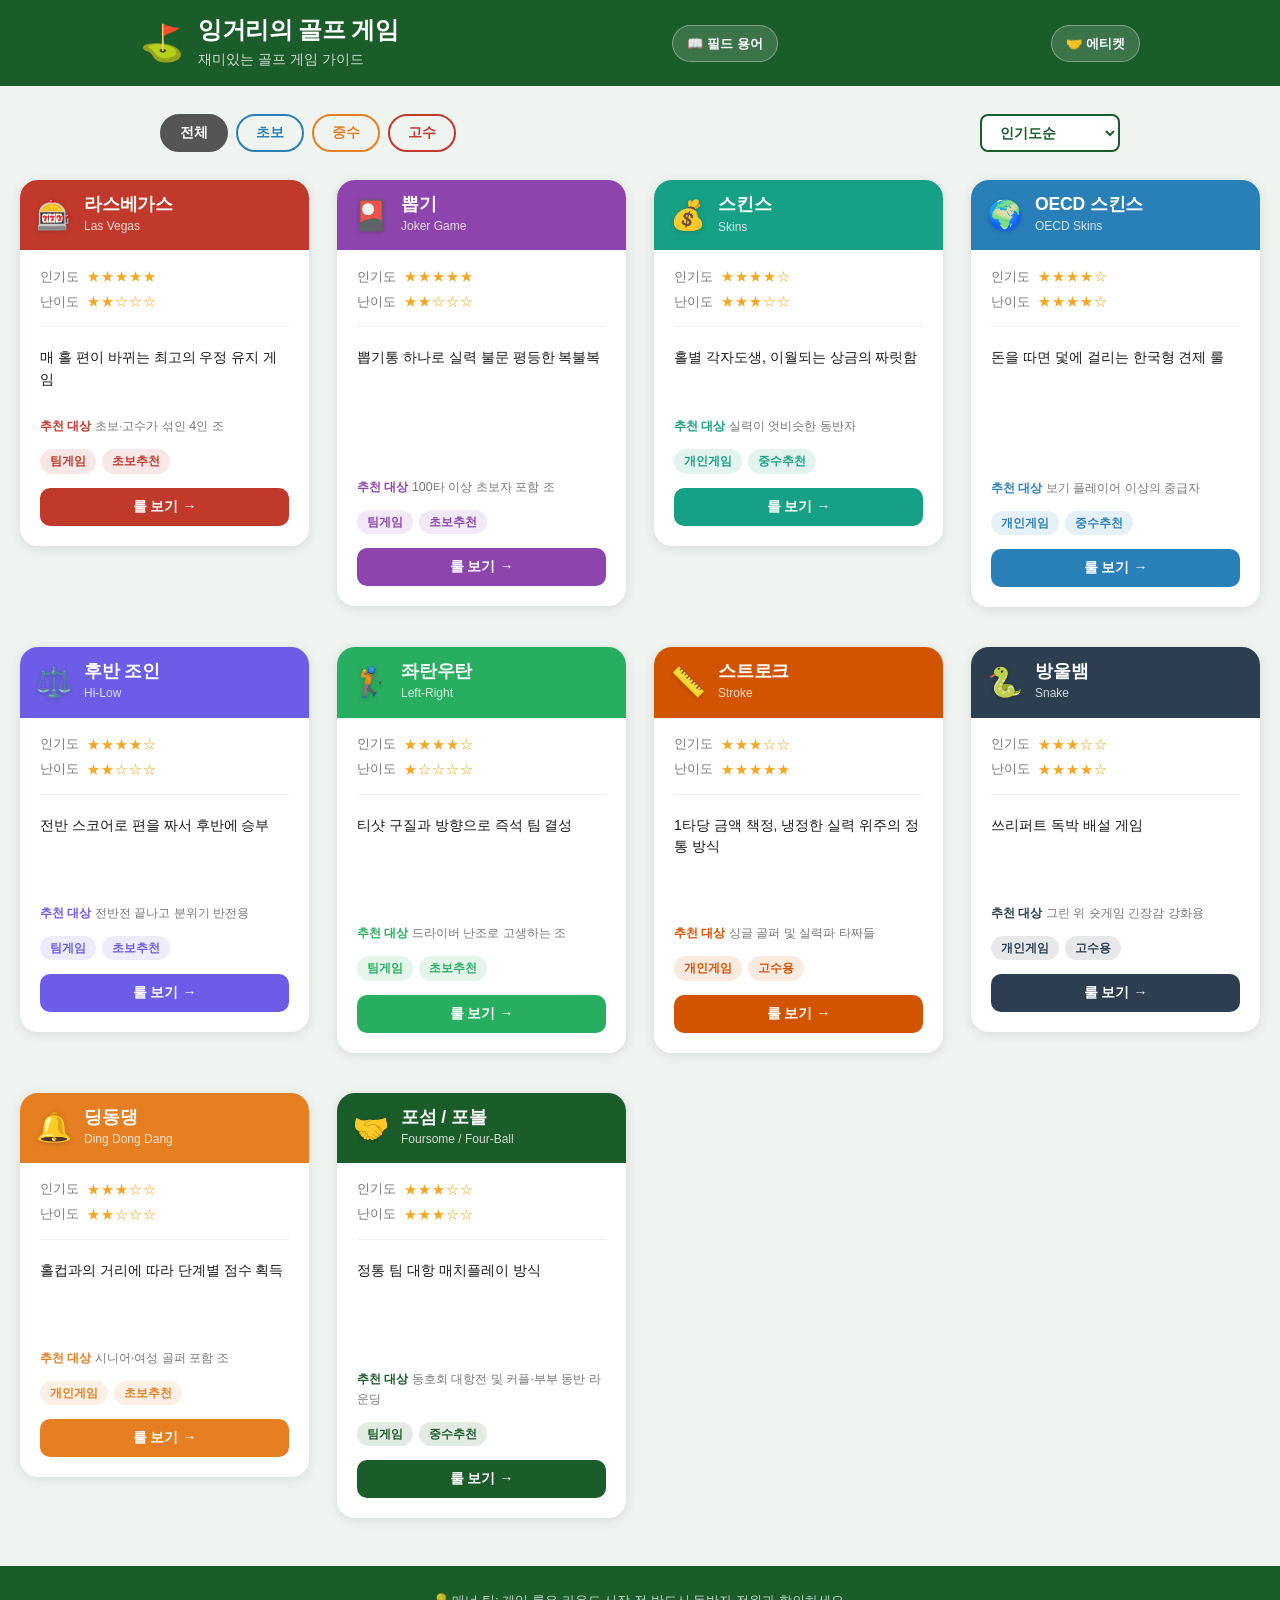
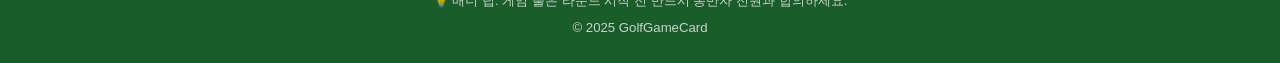
<file: index.html>
<!DOCTYPE html>
<html lang="ko">
<head>
  <meta charset="UTF-8">
  <meta name="viewport" content="width=device-width, initial-scale=1.0">
  <title>잉거리의 골프 게임</title>
  <link rel="icon" type="image/svg+xml" href="favicon.svg">
  <link rel="stylesheet" href="golfgame.css">
</head>
<body>

  <header class="site-header">
    <div class="header-inner">
      <div class="header-icon">⛳</div>
      <div class="header-text">
        <h1 class="site-title">잉거리의 골프 게임</h1>
        <p class="site-subtitle">재미있는 골프 게임 가이드</p>
      </div>
      <a href="terms.html" class="terms-link">📖 필드 용어</a>
      <a href="etiquette.html" class="terms-link">🤝 에티켓</a>
    </div>
  </header>

  <main>
    <section class="controls" aria-label="필터 및 정렬">
      <div class="filter-group" role="group" aria-label="난이도 필터">
        <button class="filter-btn active" data-filter="전체">전체</button>
        <button class="filter-btn" data-filter="초보추천">초보</button>
        <button class="filter-btn" data-filter="중수추천">중수</button>
        <button class="filter-btn" data-filter="고수용">고수</button>
      </div>
      <div class="sort-group">
        <label for="sort-select" class="sr-only">정렬 기준</label>
        <select id="sort-select" aria-label="정렬 기준 선택">
          <option value="default">기본순</option>
          <option value="popularity" selected>인기도순</option>
          <option value="difficulty-asc">난이도 낮은순</option>
          <option value="difficulty-desc">난이도 높은순</option>
          <option value="name">가나다순</option>
        </select>
      </div>
    </section>

    <section class="card-grid" id="card-grid" aria-label="골프 게임 목록">
    </section>
  </main>

  <footer class="site-footer">
    <p>💡 매너 팁: 게임 룰은 라운드 시작 전 반드시 동반자 전원과 합의하세요.</p>
    <p>© 2025 GolfGameCard</p>
  </footer>

  <script type="module" src="app.js"></script>
</body>
</html>
</file>
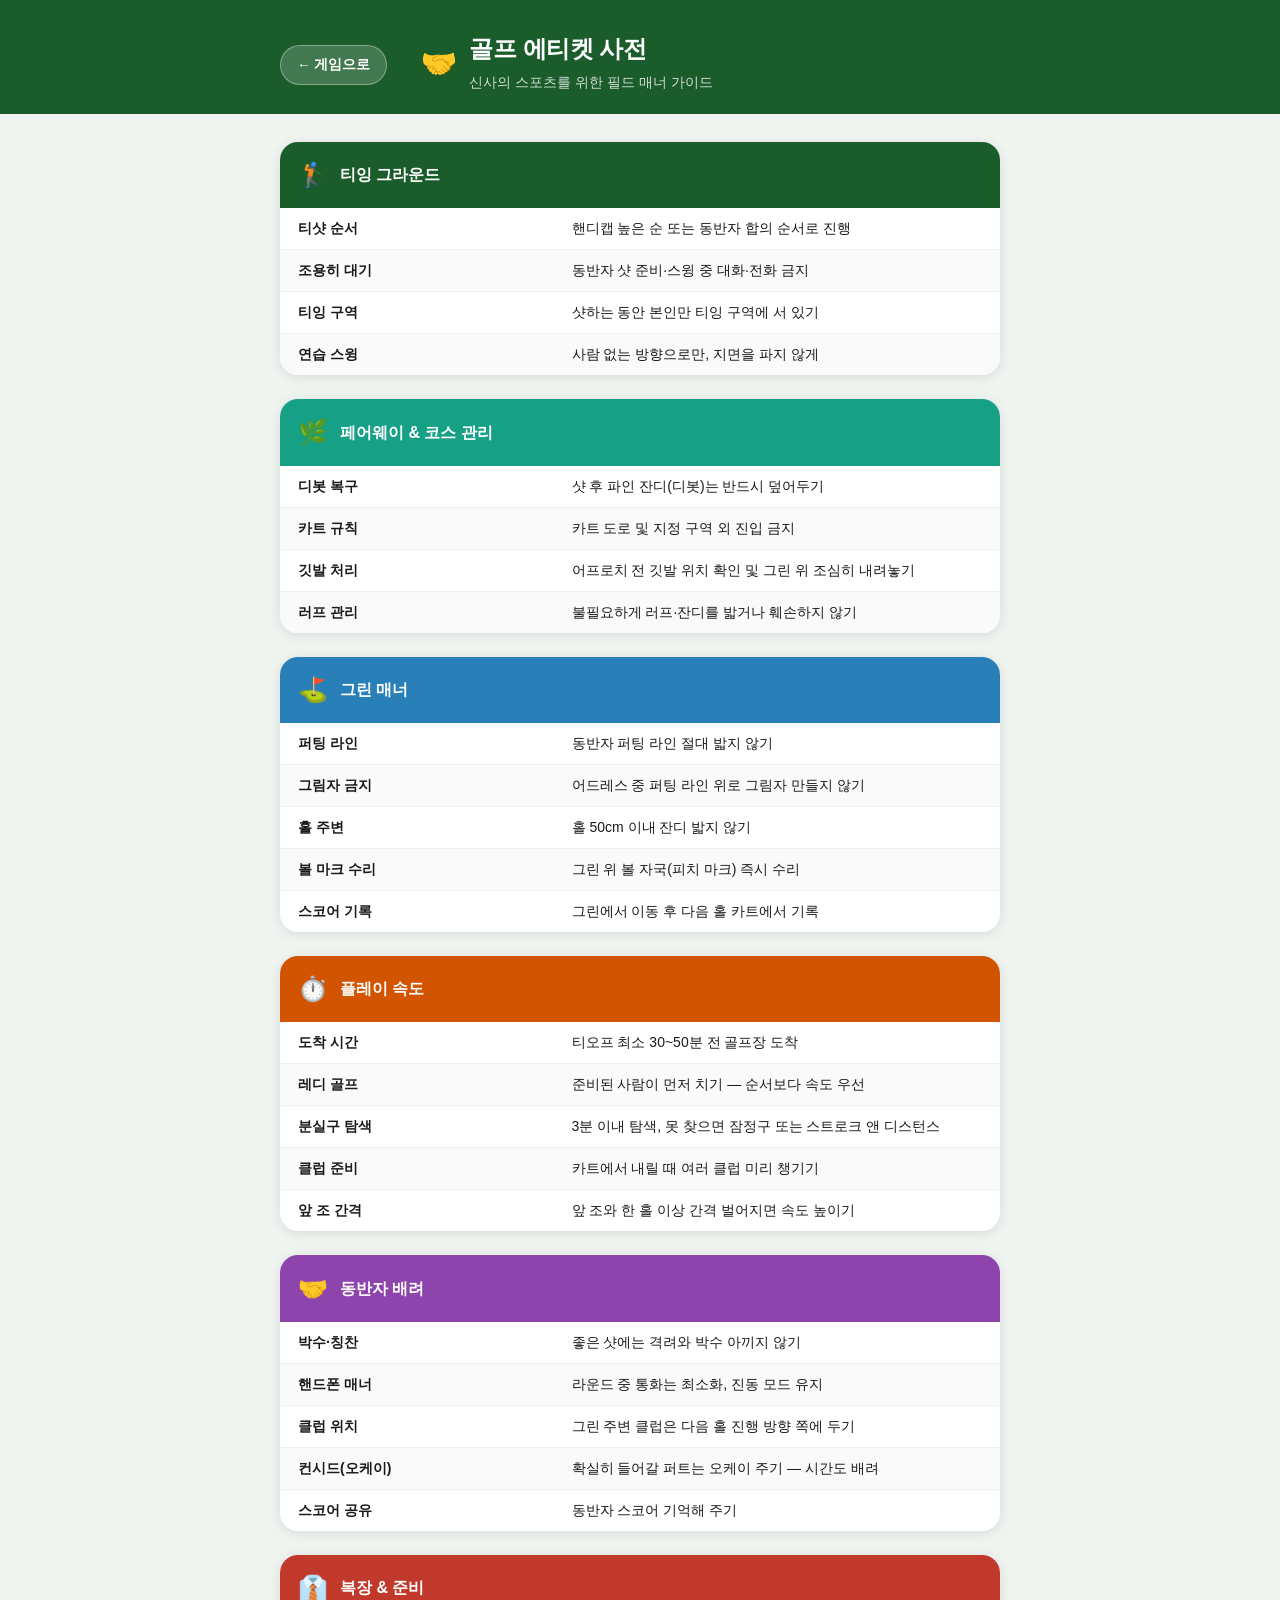
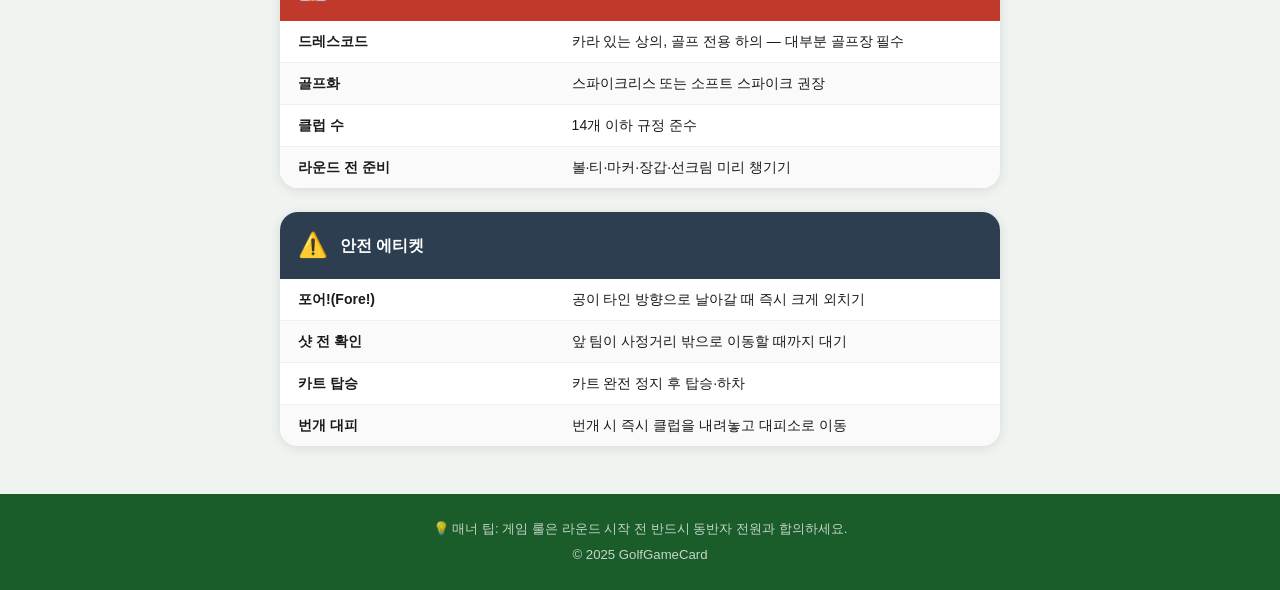
<file: etiquette.html>
<!DOCTYPE html>
<!-- 골프 에티켓 & 매너 사전 페이지 -->
<html lang="ko">
<head>
  <meta charset="UTF-8">
  <meta name="viewport" content="width=device-width, initial-scale=1.0">
  <title>골프 에티켓 사전 — 잉거리의 골프 게임</title>
  <link rel="icon" type="image/svg+xml" href="favicon.svg">
  <link rel="stylesheet" href="golfgame.css">
  <style>
    .terms-container {
      max-width: 760px;
      margin: 28px auto 48px;
      padding: 0 20px;
      display: flex;
      flex-direction: column;
      gap: 24px;
    }

    .terms-section {
      border-radius: 18px;
      box-shadow: 0 2px 12px rgba(0,0,0,0.10);
      overflow: hidden;
      background: #fff;
    }

    .terms-section-header {
      display: flex;
      align-items: center;
      gap: 12px;
      padding: 14px 18px;
      color: #fff;
      font-weight: 700;
      font-size: 1rem;
    }

    .terms-section-header .emoji {
      font-size: 1.5rem;
      flex-shrink: 0;
    }

    .terms-table {
      width: 100%;
      border-collapse: collapse;
    }

    .terms-table td {
      padding: 10px 18px;
      font-size: 0.875rem;
      border-bottom: 1px solid #f0f0f0;
      vertical-align: top;
      line-height: 1.5;
    }

    .terms-table tr:last-child td {
      border-bottom: none;
    }

    .terms-table tr:nth-child(even) td {
      background: #fafafa;
    }

    .terms-table td:first-child {
      font-weight: 700;
      white-space: nowrap;
      width: 38%;
    }

    .back-link {
      display: inline-flex;
      align-items: center;
      gap: 6px;
      margin: 20px 20px 0;
      padding: 8px 16px;
      background: rgba(255,255,255,0.18);
      color: #fff;
      border: 1px solid rgba(255,255,255,0.35);
      border-radius: 999px;
      font-size: 0.85rem;
      font-weight: 600;
      text-decoration: none;
      transition: background 0.2s;
    }

    .back-link:hover {
      background: rgba(255,255,255,0.28);
    }

    .terms-page-header {
      background: var(--color-primary);
      color: #fff;
      padding: 16px 20px 20px;
    }

    .terms-page-header .header-inner {
      max-width: 760px;
    }

    .terms-page-title {
      display: flex;
      align-items: center;
      gap: 12px;
      margin-top: 14px;
    }

    .terms-page-title h1 {
      font-size: clamp(1.1rem, 3vw, 1.5rem);
      font-weight: 700;
      letter-spacing: -0.02em;
    }

    .terms-page-title .page-icon {
      font-size: 1.8rem;
      flex-shrink: 0;
    }

    @media (max-width: 480px) {
      .terms-table td:first-child {
        width: 42%;
      }
    }
  </style>
</head>
<body>

  <header class="terms-page-header">
    <div class="header-inner">
      <a href="index.html" class="back-link">← 게임으로</a>
      <div class="terms-page-title">
        <div class="page-icon">🤝</div>
        <div>
          <h1>골프 에티켓 사전</h1>
          <p class="site-subtitle">신사의 스포츠를 위한 필드 매너 가이드</p>
        </div>
      </div>
    </div>
  </header>

  <main>
    <div class="terms-container">

      <!-- 티잉 그라운드 -->
      <section class="terms-section">
        <div class="terms-section-header" style="background:#1a5c2a;">
          <span class="emoji">🏌️</span>
          <span>티잉 그라운드</span>
        </div>
        <table class="terms-table">
          <tbody>
            <tr><td>티샷 순서</td><td>핸디캡 높은 순 또는 동반자 합의 순서로 진행</td></tr>
            <tr><td>조용히 대기</td><td>동반자 샷 준비·스윙 중 대화·전화 금지</td></tr>
            <tr><td>티잉 구역</td><td>샷하는 동안 본인만 티잉 구역에 서 있기</td></tr>
            <tr><td>연습 스윙</td><td>사람 없는 방향으로만, 지면을 파지 않게</td></tr>
          </tbody>
        </table>
      </section>

      <!-- 페어웨이 & 코스 관리 -->
      <section class="terms-section">
        <div class="terms-section-header" style="background:#16a085;">
          <span class="emoji">🌿</span>
          <span>페어웨이 & 코스 관리</span>
        </div>
        <table class="terms-table">
          <tbody>
            <tr><td>디봇 복구</td><td>샷 후 파인 잔디(디봇)는 반드시 덮어두기</td></tr>
            <tr><td>카트 규칙</td><td>카트 도로 및 지정 구역 외 진입 금지</td></tr>
            <tr><td>깃발 처리</td><td>어프로치 전 깃발 위치 확인 및 그린 위 조심히 내려놓기</td></tr>
            <tr><td>러프 관리</td><td>불필요하게 러프·잔디를 밟거나 훼손하지 않기</td></tr>
          </tbody>
        </table>
      </section>

      <!-- 그린 매너 -->
      <section class="terms-section">
        <div class="terms-section-header" style="background:#2980b9;">
          <span class="emoji">⛳</span>
          <span>그린 매너</span>
        </div>
        <table class="terms-table">
          <tbody>
            <tr><td>퍼팅 라인</td><td>동반자 퍼팅 라인 절대 밟지 않기</td></tr>
            <tr><td>그림자 금지</td><td>어드레스 중 퍼팅 라인 위로 그림자 만들지 않기</td></tr>
            <tr><td>홀 주변</td><td>홀 50cm 이내 잔디 밟지 않기</td></tr>
            <tr><td>볼 마크 수리</td><td>그린 위 볼 자국(피치 마크) 즉시 수리</td></tr>
            <tr><td>스코어 기록</td><td>그린에서 이동 후 다음 홀 카트에서 기록</td></tr>
          </tbody>
        </table>
      </section>

      <!-- 플레이 속도 -->
      <section class="terms-section">
        <div class="terms-section-header" style="background:#d35400;">
          <span class="emoji">⏱️</span>
          <span>플레이 속도</span>
        </div>
        <table class="terms-table">
          <tbody>
            <tr><td>도착 시간</td><td>티오프 최소 30~50분 전 골프장 도착</td></tr>
            <tr><td>레디 골프</td><td>준비된 사람이 먼저 치기 — 순서보다 속도 우선</td></tr>
            <tr><td>분실구 탐색</td><td>3분 이내 탐색, 못 찾으면 잠정구 또는 스트로크 앤 디스턴스</td></tr>
            <tr><td>클럽 준비</td><td>카트에서 내릴 때 여러 클럽 미리 챙기기</td></tr>
            <tr><td>앞 조 간격</td><td>앞 조와 한 홀 이상 간격 벌어지면 속도 높이기</td></tr>
          </tbody>
        </table>
      </section>

      <!-- 동반자 배려 -->
      <section class="terms-section">
        <div class="terms-section-header" style="background:#8e44ad;">
          <span class="emoji">🤝</span>
          <span>동반자 배려</span>
        </div>
        <table class="terms-table">
          <tbody>
            <tr><td>박수·칭찬</td><td>좋은 샷에는 격려와 박수 아끼지 않기</td></tr>
            <tr><td>핸드폰 매너</td><td>라운드 중 통화는 최소화, 진동 모드 유지</td></tr>
            <tr><td>클럽 위치</td><td>그린 주변 클럽은 다음 홀 진행 방향 쪽에 두기</td></tr>
            <tr><td>컨시드(오케이)</td><td>확실히 들어갈 퍼트는 오케이 주기 — 시간도 배려</td></tr>
            <tr><td>스코어 공유</td><td>동반자 스코어 기억해 주기</td></tr>
          </tbody>
        </table>
      </section>

      <!-- 복장 & 준비 -->
      <section class="terms-section">
        <div class="terms-section-header" style="background:#c0392b;">
          <span class="emoji">👔</span>
          <span>복장 & 준비</span>
        </div>
        <table class="terms-table">
          <tbody>
            <tr><td>드레스코드</td><td>카라 있는 상의, 골프 전용 하의 — 대부분 골프장 필수</td></tr>
            <tr><td>골프화</td><td>스파이크리스 또는 소프트 스파이크 권장</td></tr>
            <tr><td>클럽 수</td><td>14개 이하 규정 준수</td></tr>
            <tr><td>라운드 전 준비</td><td>볼·티·마커·장갑·선크림 미리 챙기기</td></tr>
          </tbody>
        </table>
      </section>

      <!-- 안전 에티켓 -->
      <section class="terms-section">
        <div class="terms-section-header" style="background:#2c3e50;">
          <span class="emoji">⚠️</span>
          <span>안전 에티켓</span>
        </div>
        <table class="terms-table">
          <tbody>
            <tr><td>포어!(Fore!)</td><td>공이 타인 방향으로 날아갈 때 즉시 크게 외치기</td></tr>
            <tr><td>샷 전 확인</td><td>앞 팀이 사정거리 밖으로 이동할 때까지 대기</td></tr>
            <tr><td>카트 탑승</td><td>카트 완전 정지 후 탑승·하차</td></tr>
            <tr><td>번개 대피</td><td>번개 시 즉시 클럽을 내려놓고 대피소로 이동</td></tr>
          </tbody>
        </table>
      </section>

    </div>
  </main>

  <footer class="site-footer">
    <p>💡 매너 팁: 게임 룰은 라운드 시작 전 반드시 동반자 전원과 합의하세요.</p>
    <p>© 2025 GolfGameCard</p>
  </footer>

</body>
</html>
</file>
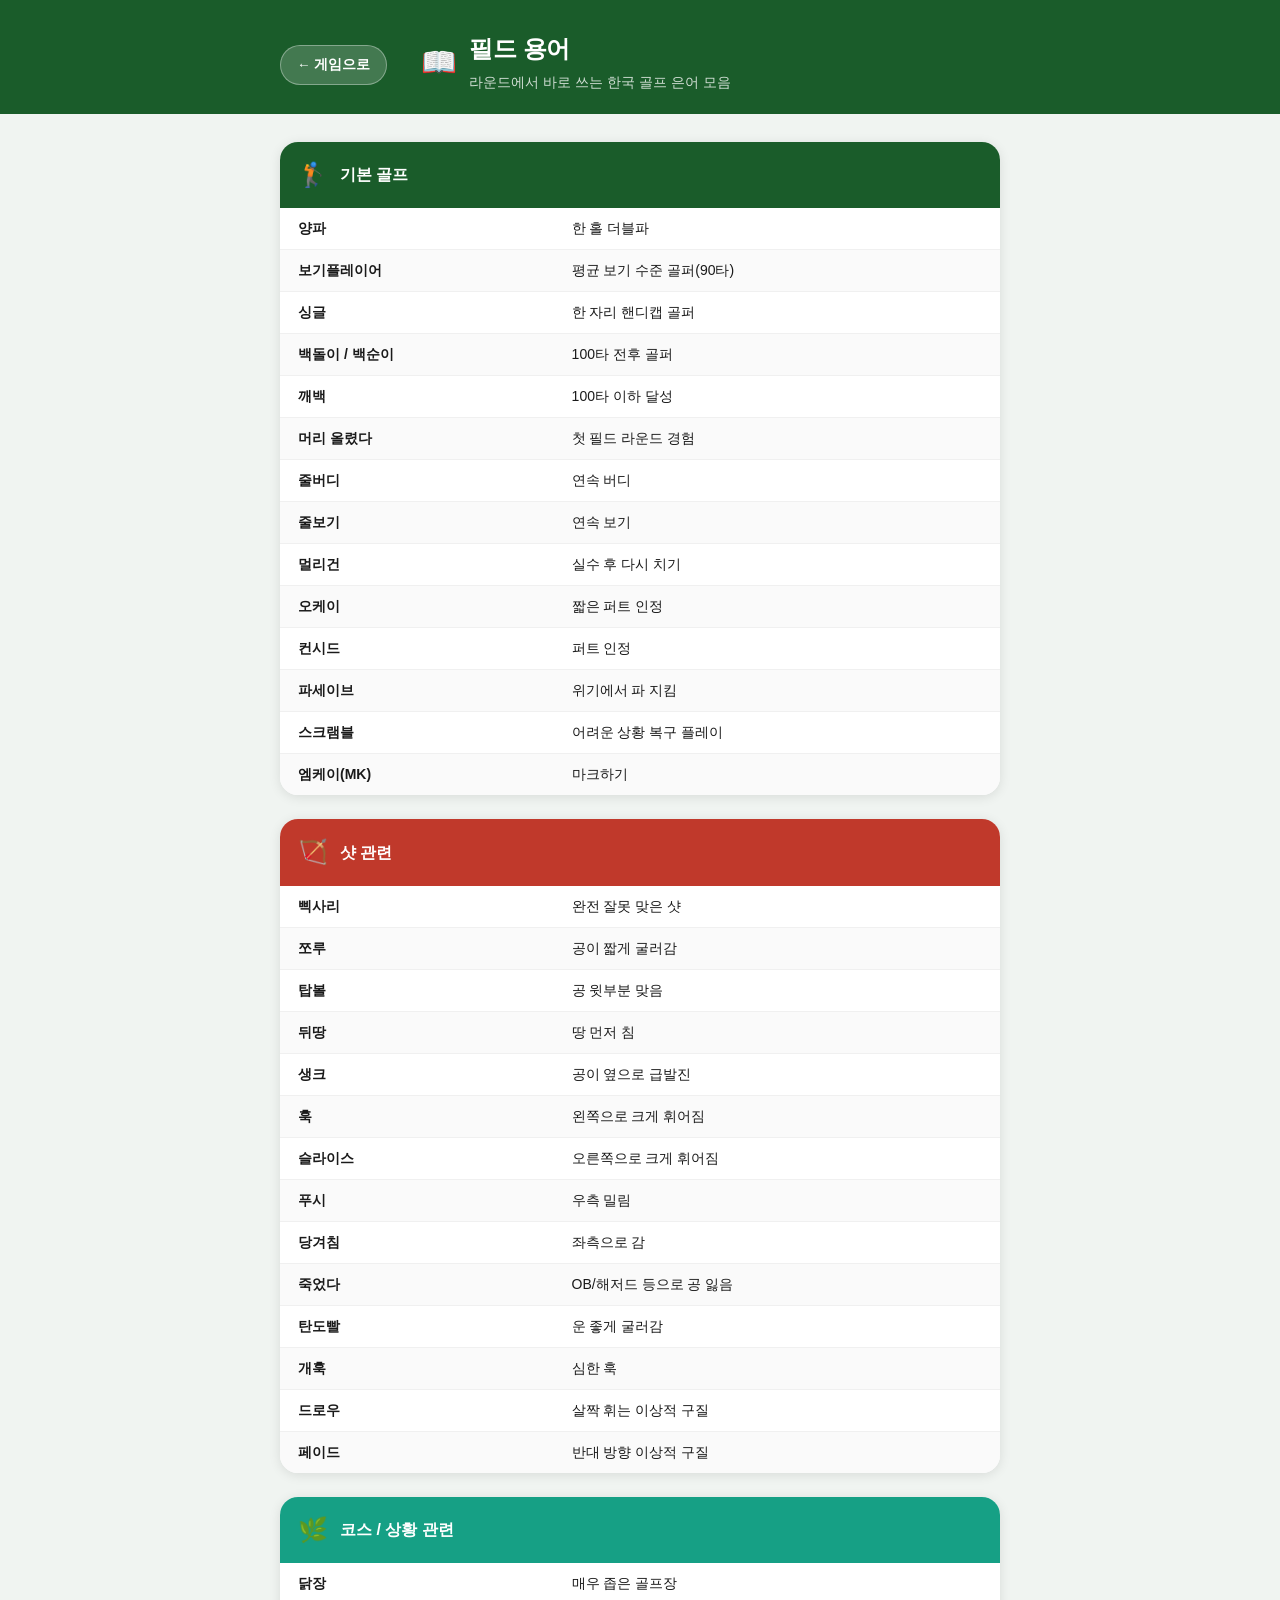
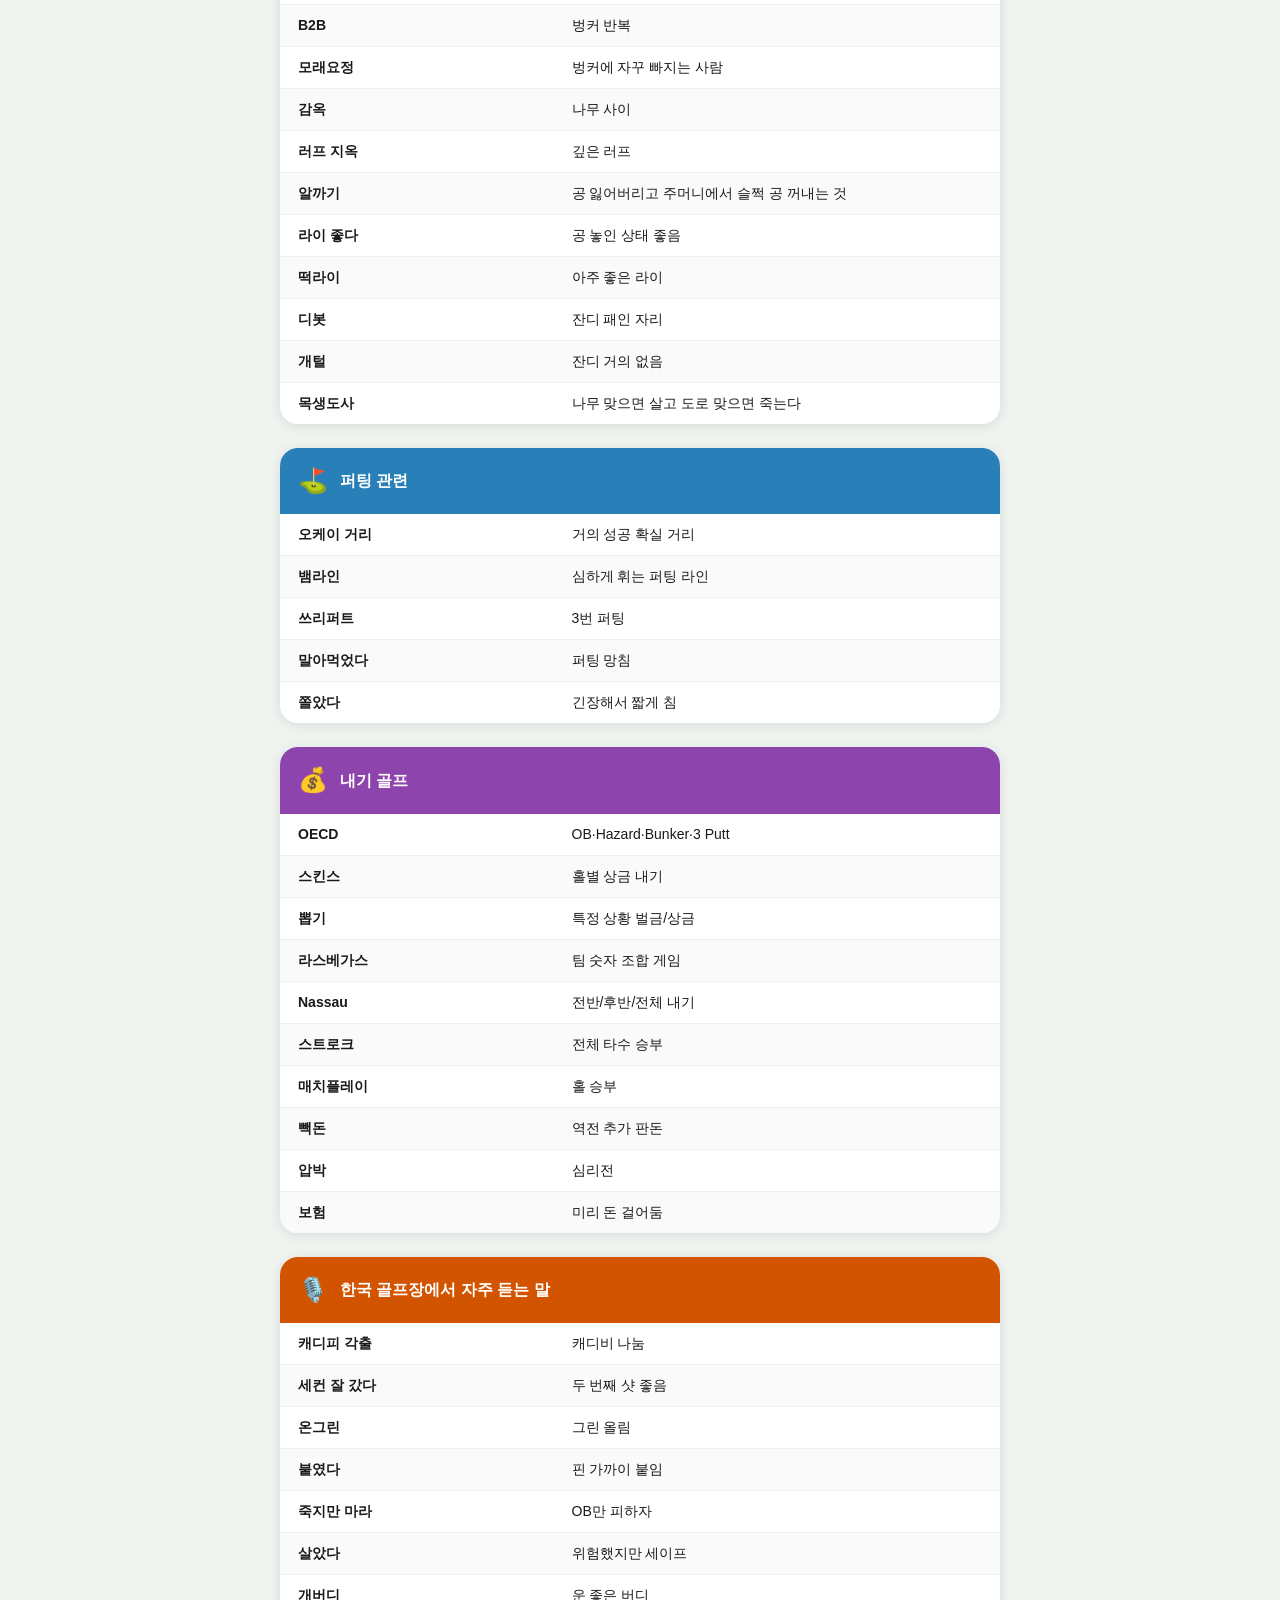
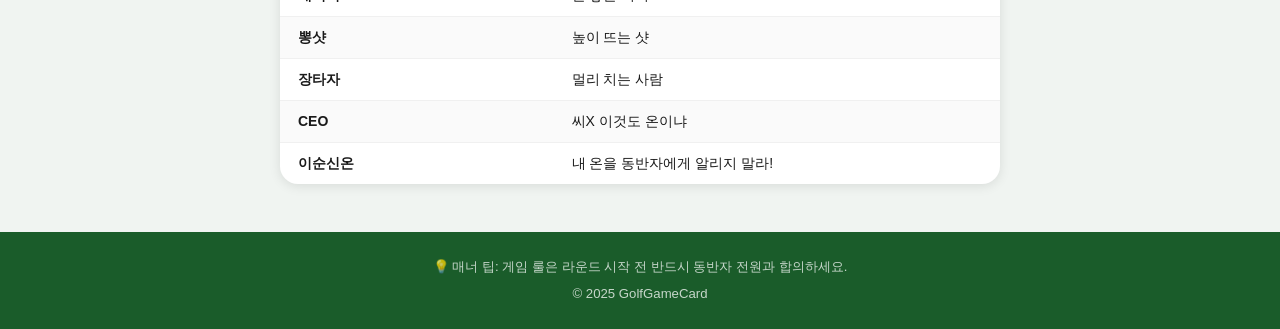
<file: terms.html>
<!DOCTYPE html>
<!-- 필드 골프 은어 및 용어 사전 페이지 -->
<html lang="ko">
<head>
  <meta charset="UTF-8">
  <meta name="viewport" content="width=device-width, initial-scale=1.0">
  <title>필드 용어 — 잉거리의 골프 게임</title>
  <link rel="icon" type="image/svg+xml" href="favicon.svg">
  <link rel="stylesheet" href="golfgame.css">
  <style>
    .terms-container {
      max-width: 760px;
      margin: 28px auto 48px;
      padding: 0 20px;
      display: flex;
      flex-direction: column;
      gap: 24px;
    }

    .terms-section {
      border-radius: 18px;
      box-shadow: 0 2px 12px rgba(0,0,0,0.10);
      overflow: hidden;
      background: #fff;
    }

    .terms-section-header {
      display: flex;
      align-items: center;
      gap: 12px;
      padding: 14px 18px;
      color: #fff;
      font-weight: 700;
      font-size: 1rem;
    }

    .terms-section-header .emoji {
      font-size: 1.5rem;
      flex-shrink: 0;
    }

    .terms-table {
      width: 100%;
      border-collapse: collapse;
    }

    .terms-table th {
      padding: 9px 18px;
      font-size: 0.78rem;
      font-weight: 700;
      text-align: left;
      background: #f8faf8;
      color: #555;
      border-bottom: 1px solid #ebebeb;
    }

    .terms-table td {
      padding: 10px 18px;
      font-size: 0.875rem;
      border-bottom: 1px solid #f0f0f0;
      vertical-align: top;
      line-height: 1.5;
    }

    .terms-table tr:last-child td {
      border-bottom: none;
    }

    .terms-table tr:nth-child(even) td {
      background: #fafafa;
    }

    .terms-table td:first-child {
      font-weight: 700;
      white-space: nowrap;
      width: 38%;
    }

    .back-link {
      display: inline-flex;
      align-items: center;
      gap: 6px;
      margin: 20px 20px 0;
      padding: 8px 16px;
      background: rgba(255,255,255,0.18);
      color: #fff;
      border: 1px solid rgba(255,255,255,0.35);
      border-radius: 999px;
      font-size: 0.85rem;
      font-weight: 600;
      text-decoration: none;
      transition: background 0.2s;
    }

    .back-link:hover {
      background: rgba(255,255,255,0.28);
    }

    .terms-page-header {
      background: var(--color-primary);
      color: #fff;
      padding: 16px 20px 20px;
    }

    .terms-page-header .header-inner {
      max-width: 760px;
    }

    .terms-page-title {
      display: flex;
      align-items: center;
      gap: 12px;
      margin-top: 14px;
    }

    .terms-page-title h1 {
      font-size: clamp(1.1rem, 3vw, 1.5rem);
      font-weight: 700;
      letter-spacing: -0.02em;
    }

    .terms-page-title .page-icon {
      font-size: 1.8rem;
      flex-shrink: 0;
    }

    @media (max-width: 480px) {
      .terms-table td:first-child {
        width: 42%;
      }
    }
  </style>
</head>
<body>

  <header class="terms-page-header">
    <div class="header-inner">
      <a href="index.html" class="back-link">← 게임으로</a>
      <div class="terms-page-title">
        <div class="page-icon">📖</div>
        <div>
          <h1>필드 용어</h1>
          <p class="site-subtitle">라운드에서 바로 쓰는 한국 골프 은어 모음</p>
        </div>
      </div>
    </div>
  </header>

  <main>
    <div class="terms-container">

      <!-- 기본 골프 은어 -->
      <section class="terms-section">
        <div class="terms-section-header" style="background:#1a5c2a;">
          <span class="emoji">🏌️</span>
          <span>기본 골프</span>
        </div>
        <table class="terms-table">
          <tbody>
            <tr><td>양파</td><td>한 홀 더블파</td></tr>
            <tr><td>보기플레이어</td><td>평균 보기 수준 골퍼(90타)</td></tr>
            <tr><td>싱글</td><td>한 자리 핸디캡 골퍼</td></tr>
            <tr><td>백돌이 / 백순이</td><td>100타 전후 골퍼</td></tr>
            <tr><td>깨백</td><td>100타 이하 달성</td></tr>
            <tr><td>머리 올렸다</td><td>첫 필드 라운드 경험</td></tr>
            <tr><td>줄버디</td><td>연속 버디</td></tr>
            <tr><td>줄보기</td><td>연속 보기</td></tr>
            <tr><td>멀리건</td><td>실수 후 다시 치기</td></tr>
            <tr><td>오케이</td><td>짧은 퍼트 인정</td></tr>
            <tr><td>컨시드</td><td>퍼트 인정</td></tr>
            <tr><td>파세이브</td><td>위기에서 파 지킴</td></tr>
            <tr><td>스크램블</td><td>어려운 상황 복구 플레이</td></tr>
            <tr><td>엠케이(MK)</td><td>마크하기</td></tr>
          </tbody>
        </table>
      </section>

      <!-- 샷 관련 은어 -->
      <section class="terms-section">
        <div class="terms-section-header" style="background:#c0392b;">
          <span class="emoji">🏹</span>
          <span>샷 관련</span>
        </div>
        <table class="terms-table">
          <tbody>
            <tr><td>삑사리</td><td>완전 잘못 맞은 샷</td></tr>
            <tr><td>쪼루</td><td>공이 짧게 굴러감</td></tr>
            <tr><td>탑볼</td><td>공 윗부분 맞음</td></tr>
            <tr><td>뒤땅</td><td>땅 먼저 침</td></tr>
            <tr><td>생크</td><td>공이 옆으로 급발진</td></tr>
            <tr><td>훅</td><td>왼쪽으로 크게 휘어짐</td></tr>
            <tr><td>슬라이스</td><td>오른쪽으로 크게 휘어짐</td></tr>
            <tr><td>푸시</td><td>우측 밀림</td></tr>
            <tr><td>당겨침</td><td>좌측으로 감</td></tr>
            <tr><td>죽었다</td><td>OB/해저드 등으로 공 잃음</td></tr>
            <tr><td>탄도빨</td><td>운 좋게 굴러감</td></tr>
            <tr><td>개훅</td><td>심한 훅</td></tr>
            <tr><td>드로우</td><td>살짝 휘는 이상적 구질</td></tr>
            <tr><td>페이드</td><td>반대 방향 이상적 구질</td></tr>
          </tbody>
        </table>
      </section>

      <!-- 코스/상황 관련 은어 -->
      <section class="terms-section">
        <div class="terms-section-header" style="background:#16a085;">
          <span class="emoji">🌿</span>
          <span>코스 / 상황 관련</span>
        </div>
        <table class="terms-table">
          <tbody>
            <tr><td>닭장</td><td>매우 좁은 골프장</td></tr>
            <tr><td>B2B</td><td>벙커 반복</td></tr>
            <tr><td>모래요정</td><td>벙커에 자꾸 빠지는 사람</td></tr>
            <tr><td>감옥</td><td>나무 사이</td></tr>
            <tr><td>러프 지옥</td><td>깊은 러프</td></tr>
            <tr><td>알까기</td><td>공 잃어버리고 주머니에서 슬쩍 공 꺼내는 것</td></tr>
            <tr><td>라이 좋다</td><td>공 놓인 상태 좋음</td></tr>
            <tr><td>떡라이</td><td>아주 좋은 라이</td></tr>
            <tr><td>디봇</td><td>잔디 패인 자리</td></tr>
            <tr><td>개털</td><td>잔디 거의 없음</td></tr>
            <tr><td>목생도사</td><td>나무 맞으면 살고 도로 맞으면 죽는다</td></tr>
          </tbody>
        </table>
      </section>

      <!-- 퍼팅 관련 은어 -->
      <section class="terms-section">
        <div class="terms-section-header" style="background:#2980b9;">
          <span class="emoji">⛳</span>
          <span>퍼팅 관련</span>
        </div>
        <table class="terms-table">
          <tbody>
            <tr><td>오케이 거리</td><td>거의 성공 확실 거리</td></tr>
            <tr><td>뱀라인</td><td>심하게 휘는 퍼팅 라인</td></tr>
            <tr><td>쓰리퍼트</td><td>3번 퍼팅</td></tr>
            <tr><td>말아먹었다</td><td>퍼팅 망침</td></tr>
            <tr><td>쫄았다</td><td>긴장해서 짧게 침</td></tr>
          </tbody>
        </table>
      </section>

      <!-- 내기 골프 은어 -->
      <section class="terms-section">
        <div class="terms-section-header" style="background:#8e44ad;">
          <span class="emoji">💰</span>
          <span>내기 골프</span>
        </div>
        <table class="terms-table">
          <tbody>
            <tr><td>OECD</td><td>OB·Hazard·Bunker·3 Putt</td></tr>
            <tr><td>스킨스</td><td>홀별 상금 내기</td></tr>
            <tr><td>뽑기</td><td>특정 상황 벌금/상금</td></tr>
            <tr><td>라스베가스</td><td>팀 숫자 조합 게임</td></tr>
            <tr><td>Nassau</td><td>전반/후반/전체 내기</td></tr>
            <tr><td>스트로크</td><td>전체 타수 승부</td></tr>
            <tr><td>매치플레이</td><td>홀 승부</td></tr>
            <tr><td>빽돈</td><td>역전 추가 판돈</td></tr>
            <tr><td>압박</td><td>심리전</td></tr>
            <tr><td>보험</td><td>미리 돈 걸어둠</td></tr>
          </tbody>
        </table>
      </section>

      <!-- 한국 골프장에서 자주 듣는 말 -->
      <section class="terms-section">
        <div class="terms-section-header" style="background:#d35400;">
          <span class="emoji">🎙️</span>
          <span>한국 골프장에서 자주 듣는 말</span>
        </div>
        <table class="terms-table">
          <tbody>
            <tr><td>캐디피 각출</td><td>캐디비 나눔</td></tr>
            <tr><td>세컨 잘 갔다</td><td>두 번째 샷 좋음</td></tr>
            <tr><td>온그린</td><td>그린 올림</td></tr>
            <tr><td>붙였다</td><td>핀 가까이 붙임</td></tr>
            <tr><td>죽지만 마라</td><td>OB만 피하자</td></tr>
            <tr><td>살았다</td><td>위험했지만 세이프</td></tr>
            <tr><td>개버디</td><td>운 좋은 버디</td></tr>
            <tr><td>뽕샷</td><td>높이 뜨는 샷</td></tr>
            <tr><td>장타자</td><td>멀리 치는 사람</td></tr>
            <tr><td>CEO</td><td>씨X 이것도 온이냐</td></tr>
            <tr><td>이순신온</td><td>내 온을 동반자에게 알리지 말라!</td></tr>
          </tbody>
        </table>
      </section>

    </div>
  </main>

  <footer class="site-footer">
    <p>💡 매너 팁: 게임 룰은 라운드 시작 전 반드시 동반자 전원과 합의하세요.</p>
    <p>© 2025 GolfGameCard</p>
  </footer>

</body>
</html>
</file>
<file: golfgame.css>
/* 골프 게임 도감 전체 스타일 — Flip 카드 + 반응형 레이아웃 */

/* ── 변수 ── */
:root {
  --color-primary: #1a5c2a;
  --color-bg: #f0f4f1;
  --color-card-front: #ffffff;
  --color-text: #1a1a1a;
  --color-text-muted: #777;
  --color-text-on-dark: #ffffff;
  --color-accent: #f5a623;
  --color-star-filled: #f5a623;
  --color-star-empty: #ddd;
  --radius-card: 18px;
  --shadow-card: 0 2px 12px rgba(0, 0, 0, 0.10);
  --shadow-card-hover: 0 8px 28px rgba(0, 0, 0, 0.18);
  --transition-flip: 0.6s ease;
  --card-min-height: 380px;
  --card-color: #1a5c2a;
}

/* ── 리셋 & 기본 ── */
*, *::before, *::after {
  box-sizing: border-box;
  margin: 0;
  padding: 0;
}

body {
  font-family: -apple-system, BlinkMacSystemFont, "Noto Sans KR", "Apple SD Gothic Neo", sans-serif;
  background: var(--color-bg);
  color: var(--color-text);
  line-height: 1.6;
  min-height: 100vh;
  display: flex;
  flex-direction: column;
}

.sr-only {
  position: absolute;
  width: 1px;
  height: 1px;
  overflow: hidden;
  clip: rect(0, 0, 0, 0);
  white-space: nowrap;
}

/* ── 헤더 ── */
.site-header {
  background: var(--color-primary);
  color: var(--color-text-on-dark);
  padding: 16px 20px;
}

.header-inner {
  max-width: 1000px;
  margin: 0 auto;
  display: flex;
  align-items: center;
  gap: 14px;
}

.header-icon {
  font-size: 2.2rem;
  line-height: 1;
  flex-shrink: 0;
}

.header-text {
  display: flex;
  flex-direction: column;
}

.site-title {
  font-size: clamp(1.1rem, 3vw, 1.5rem);
  font-weight: 700;
  letter-spacing: -0.02em;
  line-height: 1.2;
}

.site-subtitle {
  margin-top: 3px;
  font-size: clamp(0.78rem, 2vw, 0.875rem);
  opacity: 0.8;
}

.terms-link {
  margin-left: auto;
  flex-shrink: 0;
  padding: 7px 14px;
  background: rgba(255,255,255,0.15);
  color: #fff;
  border: 1px solid rgba(255,255,255,0.35);
  border-radius: 999px;
  font-size: 0.82rem;
  font-weight: 600;
  text-decoration: none;
  white-space: nowrap;
  transition: background 0.2s;
}

.terms-link:hover {
  background: rgba(255,255,255,0.28);
}

/* ── 컨트롤 바 ── */
.controls {
  max-width: 1000px;
  margin: 28px auto 0;
  padding: 0 20px;
  display: flex;
  flex-wrap: nowrap;
  gap: 10px;
  align-items: center;
  justify-content: space-between;
}

.filter-group {
  display: flex;
  flex-wrap: nowrap;
  gap: 8px;
  overflow-x: auto;
  -webkit-overflow-scrolling: touch;
  scrollbar-width: none;
  flex: 1;
  min-width: 0;
}

.filter-group::-webkit-scrollbar {
  display: none;
}

.filter-btn {
  padding: 8px 18px;
  flex-shrink: 0;
  border: 2px solid var(--filter-color, var(--color-primary));
  border-radius: 999px;
  background: transparent;
  color: var(--filter-color, var(--color-primary));
  font-size: 0.875rem;
  font-weight: 600;
  cursor: pointer;
  transition: background 0.2s, color 0.2s;
}

.filter-btn:hover,
.filter-btn.active {
  background: var(--filter-color, var(--color-primary));
  color: #fff;
}

.filter-btn[data-filter="전체"]     { --filter-color: #555555; }
.filter-btn[data-filter="초보추천"] { --filter-color: #2980b9; }
.filter-btn[data-filter="중수추천"] { --filter-color: #e67e22; }
.filter-btn[data-filter="고수용"]   { --filter-color: #c0392b; }

.sort-group select {
  padding: 8px 14px;
  border: 2px solid var(--color-primary);
  border-radius: 8px;
  background: #fff;
  color: var(--color-primary);
  font-size: 0.875rem;
  font-weight: 600;
  cursor: pointer;
  outline: none;
}

.sort-group select:focus {
  box-shadow: 0 0 0 3px rgba(26, 92, 42, 0.2);
}

/* ── 카드 그리드 ── */
.card-grid {
  max-width: 1000px;
  margin: 28px auto 48px;
  padding: 0 20px;
  display: grid;
  grid-template-columns: 1fr;
  column-gap: 28px;
  row-gap: 40px;
}

@media (min-width: 481px) {
  .card-grid {
    grid-template-columns: repeat(2, 1fr);
    column-gap: 24px;
    row-gap: 36px;
  }
}

@media (min-width: 769px) {
  .card-grid {
    grid-template-columns: repeat(3, 1fr);
    column-gap: 28px;
    row-gap: 40px;
  }
}

@media (min-width: 1201px) {
  .card-grid {
    max-width: 1320px;
    grid-template-columns: repeat(4, 1fr);
    column-gap: 28px;
    row-gap: 40px;
  }
}

/* ── Flip 카드 ── */
.card-container {
  perspective: 1000px;
  cursor: pointer;
}

.card-container:focus {
  outline: 3px solid var(--card-color);
  outline-offset: 4px;
  border-radius: var(--radius-card);
}

.card-inner {
  display: grid;
  grid-template-areas: "card";
  transition: transform var(--transition-flip);
  transform-style: preserve-3d;
}

.card-container.is-flipped .card-inner {
  transform: rotateY(180deg);
}

/* 플립 시 앞면을 흐름에서 제거 → 뒷면 콘텐츠 높이로 카드 크기 결정 */
.card-container.is-flipped .card-front {
  position: absolute;
  top: 0;
  left: 0;
  width: 100%;
}

.card-front,
.card-back {
  grid-area: card;
  backface-visibility: hidden;
  -webkit-backface-visibility: hidden;
  width: 100%;
  border-radius: var(--radius-card);
  box-shadow: var(--shadow-card);
  display: flex;
  flex-direction: column;
}

.card-container:hover .card-front,
.card-container:hover .card-back {
  box-shadow: var(--shadow-card-hover);
}

/* ── 카드 앞면 ── */
.card-front {
  background: var(--color-card-front);
}

/* 컬러 헤더 밴드 */
.card-header {
  background: var(--card-color);
  padding: 14px 16px;
  color: #fff;
  flex-shrink: 0;
  display: flex;
  align-items: center;
  gap: 12px;
  border-radius: var(--radius-card) var(--radius-card) 0 0;
}

.card-front-emoji {
  font-size: 1.8rem;
  line-height: 1;
  flex-shrink: 0;
  filter: drop-shadow(0 1px 2px rgba(0,0,0,0.2));
}

.card-header-text {
  display: flex;
  flex-direction: column;
  min-width: 0;
}

.card-front-name {
  font-size: 1.1rem;
  font-weight: 700;
  letter-spacing: -0.01em;
  line-height: 1.2;
}

.card-front-name-en {
  font-size: 0.75rem;
  opacity: 0.8;
  margin-top: 2px;
}

/* 카드 본문 */
.card-body {
  padding: 16px 20px 20px;
  display: flex;
  flex-direction: column;
  flex: 1;
}

.card-divider {
  border: none;
  border-top: 1px solid #efefef;
  margin: 10px 0;
}

.card-stars-row {
  display: flex;
  align-items: center;
  gap: 8px;
  font-size: 0.8rem;
  color: var(--color-text-muted);
  margin-bottom: 4px;
}

.stars {
  letter-spacing: 1px;
  font-size: 0.82rem;
  color: var(--color-star-filled);
}

.stars .empty {
  color: var(--color-star-empty);
}

.card-summary {
  font-size: 0.875rem;
  color: var(--color-text);
  margin: 10px 0 8px;
  flex: 1;
  line-height: 1.55;
}

.card-target {
  font-size: 0.78rem;
  color: var(--color-text-muted);
  margin-bottom: 12px;
}

.card-target strong {
  color: var(--card-color);
}

.card-tags {
  display: flex;
  flex-wrap: wrap;
  gap: 6px;
  margin-bottom: 14px;
}

.tag {
  font-size: 0.72rem;
  padding: 3px 10px;
  border-radius: 999px;
  background: color-mix(in srgb, var(--card-color) 12%, white);
  color: var(--card-color);
  font-weight: 600;
}

.card-flip-btn {
  margin-top: auto;
  padding: 10px 0;
  background: var(--card-color);
  color: #fff;
  border: none;
  border-radius: 10px;
  font-size: 0.875rem;
  font-weight: 600;
  cursor: pointer;
  pointer-events: none;
  transition: opacity 0.2s;
  text-align: center;
}

.card-container:hover .card-flip-btn {
  opacity: 0.88;
}

/* ── 카드 뒷면 ── */
.card-back {
  background: var(--card-color);
  color: var(--color-text-on-dark);
  transform: rotateY(180deg);
  padding: 22px 20px 20px;
}

.card-back-title {
  font-size: 1rem;
  font-weight: 700;
  margin-bottom: 14px;
  opacity: 0.95;
}

.card-rules {
  list-style: none;
  flex: 1;
  display: flex;
  flex-direction: column;
  gap: 9px;
  margin-bottom: 14px;
  counter-reset: rule-counter;
}

.card-rules li {
  font-size: 0.825rem;
  line-height: 1.55;
  padding-left: 22px;
  position: relative;
  opacity: 0.9;
}

.card-rules li::before {
  content: counter(rule-counter) ".";
  counter-increment: rule-counter;
  position: absolute;
  left: 0;
  font-weight: 700;
  color: var(--color-accent);
}

.card-tip {
  font-size: 0.8rem;
  background: rgba(255, 255, 255, 0.14);
  border-left: 3px solid var(--color-accent);
  padding: 8px 10px;
  border-radius: 0 8px 8px 0;
  margin-bottom: 14px;
  line-height: 1.5;
}

.card-tip-label {
  font-weight: 700;
  color: var(--color-accent);
  font-size: 0.75rem;
  display: block;
  margin-bottom: 3px;
}

.card-back-btn {
  margin-top: auto;
  padding: 10px 0;
  background: rgba(255, 255, 255, 0.18);
  color: #fff;
  border: 1px solid rgba(255, 255, 255, 0.35);
  border-radius: 10px;
  font-size: 0.875rem;
  font-weight: 600;
  cursor: pointer;
  pointer-events: none;
  transition: background 0.2s;
  text-align: center;
}

.card-container:hover .card-back-btn {
  background: rgba(255, 255, 255, 0.28);
}

/* ── 빈 상태 ── */
.empty-state {
  grid-column: 1 / -1;
  text-align: center;
  padding: 60px 0;
  color: var(--color-text-muted);
  font-size: 1rem;
}

/* ── 푸터 ── */
.site-footer {
  margin-top: auto;
  background: var(--color-primary);
  color: rgba(255, 255, 255, 0.75);
  text-align: center;
  padding: 22px 16px;
  font-size: 0.825rem;
  line-height: 2;
}
</file>
